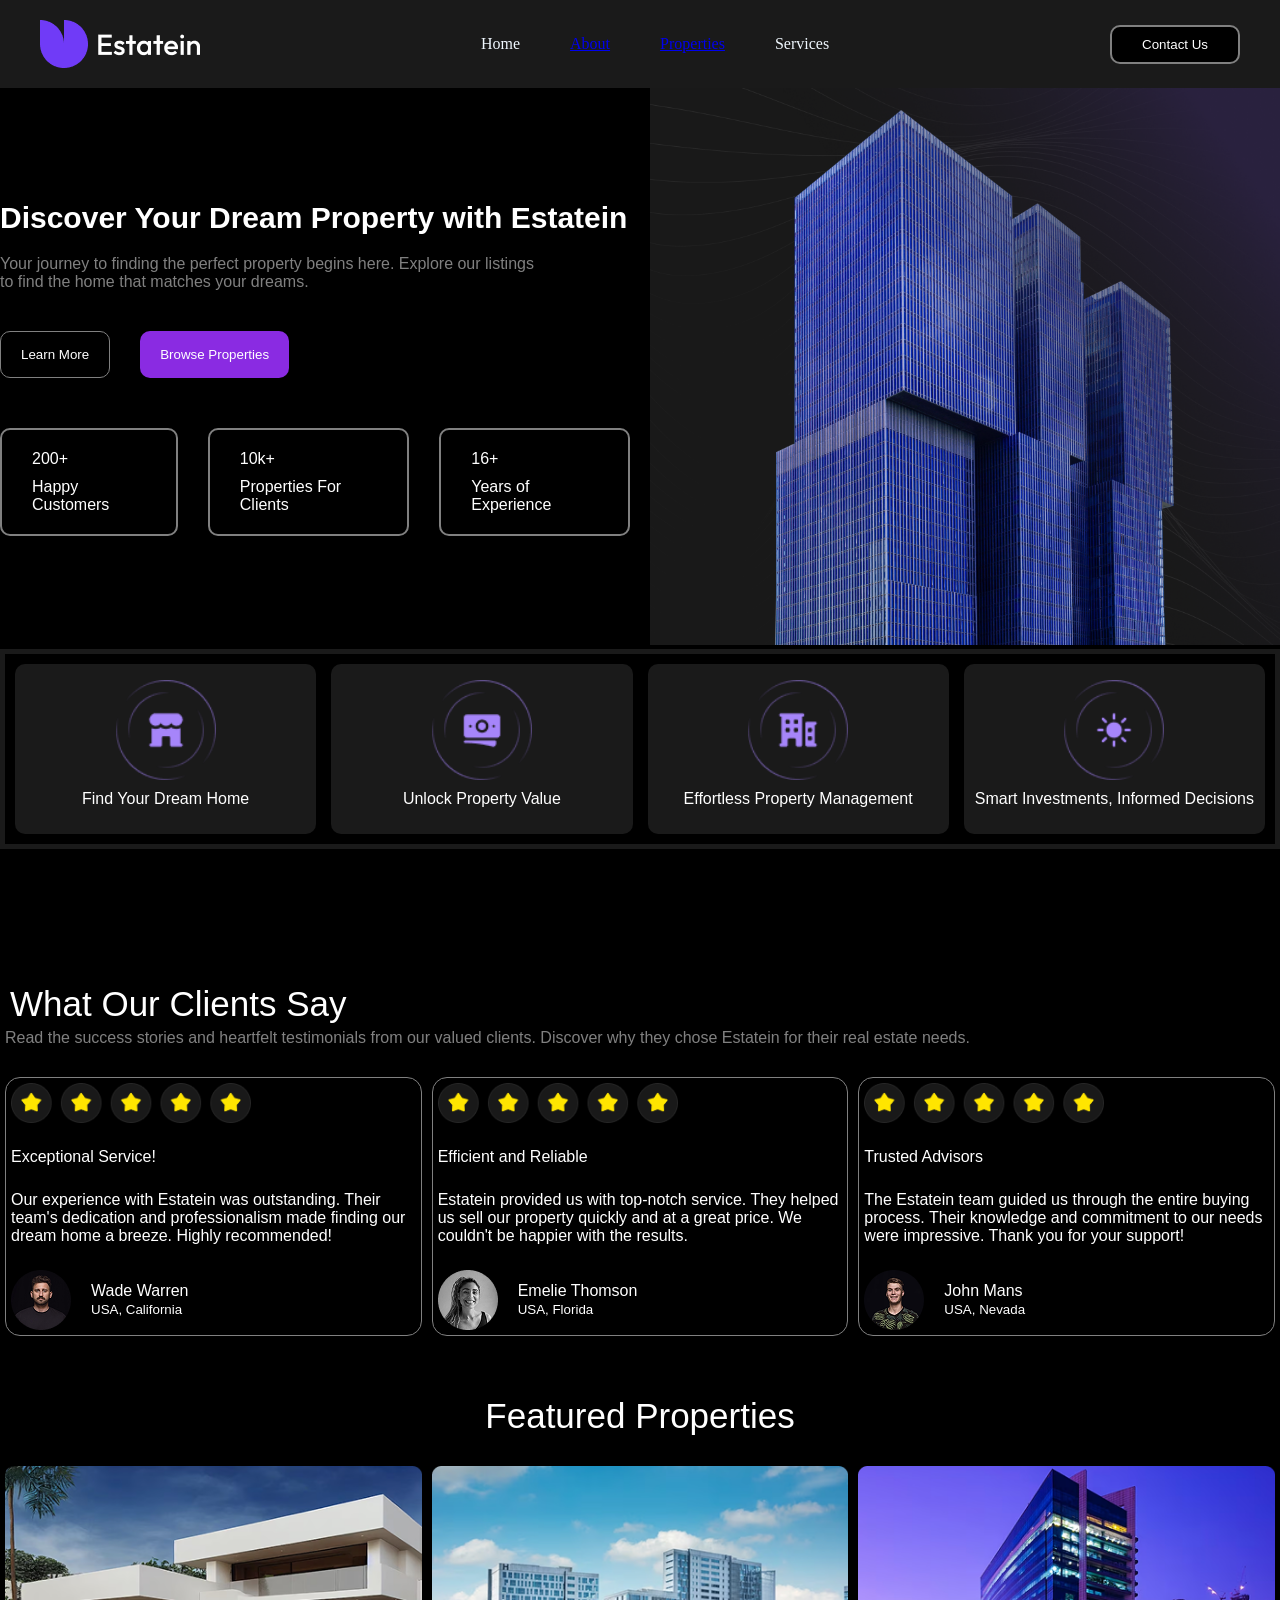
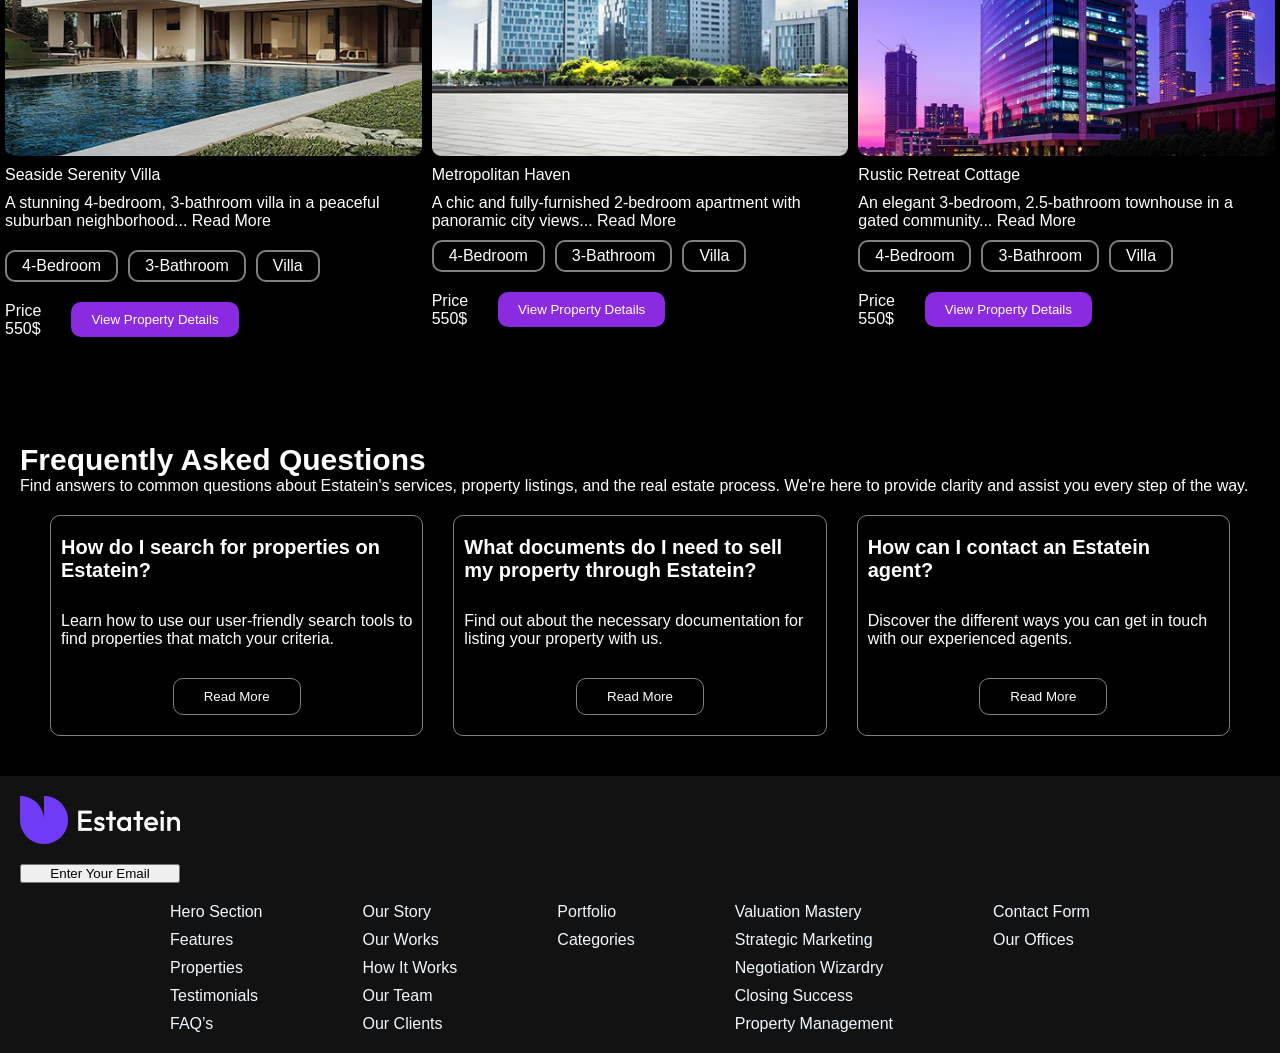
<file: index.html>
<!DOCTYPE html>
<html lang="en">
<head>
    
    <meta charset="UTF-8">
    <meta name="viewport" content="width=device-width, initial-scale=1.0">
    <title>Document</title>
    <link rel="stylesheet" href="/style.css">
</head>
<body>
    <header>
        <img src="/assest/Logo (8).png" alt="img">
        <ul>
            <li>Home</li>
            <li><a href="/about.html">About</a></li>
            <li><a href="/property.html">Properties</a></li>
            <li>Services</li>
        </ul>
        <button class="btncontact">Contact Us</button>
    </header>
    <div class="container">
        <div class="discover">
            <div class="rightdiscover">
                <h2>Discover Your Dream Property with Estatein</h2>
                <p class="discp">Your journey to finding the perfect property begins here. Explore our listings <br>to find the home that matches your dreams.</p>
                <div class="btnsdiscover">
                    <button class="btndiscover1">Learn More</button>
                    <button class="btndiscover2">Browse Properties</button>
                </div>
                <div class="discoverboxlar">
                    <div class="discoverbox">
                        <p class="boxnum">200+</p>
                        <p class="disboxtext">Happy Customers</p>
                    </div>
                    <div class="discoverbox">
                        <p class="boxnum">10k+</p>
                        <p class="disboxtext">Properties For Clients</p>
                    </div>
                    <div class="discoverbox">
                        <p class="boxnum">16+</p>
                        <p class="disboxtext">Years of Experience</p>
                    </div>
                </div>
            </div>
            <div class="leftdiscover">
                <img src="/assest/1img.png" alt="img" class="leftdiscover">
            </div>
        </div>
        <div class="iconboxlar">
            <div class="iconbox">
                <img src="/assest/icon1.png" alt="img" class="icon">
                <p>Find Your Dream Home</p>
            </div>
            <div class="iconbox">
                <img src="/assest/icon2.png" alt="img" class="icon">
                <p>Unlock Property Value</p>
            </div>
            <div class="iconbox">
                <img src="/assest/icon3.png" alt="img" class="icon">
                <p>Effortless Property Management</p>
            </div>
            <div class="iconbox">
                <img src="/assest/icon4.png" alt="img" class="icon">
                <p>Smart Investments, Informed Decisions</p>
            </div>
        </div>

        <div class="ourclients">
            <div class="ourclientssay">
                <p class="clientsay">What Our Clients Say</p>
                <p class="clientstext">Read the success stories and heartfelt testimonials from our valued clients. Discover why they chose Estatein for their real estate needs.</p>
            </div>
            <div class="stars">
                <div class="vote">
                    <img src="/assest/stars.png" alt="img" class="yulduz">
                    <p>Exceptional Service!</p>
                    <p>Our experience with Estatein was outstanding. Their team's dedication and professionalism made finding our dream home a breeze. Highly recommended!</p>
                    <div class="human">
                        <img src="/assest/human2.png" alt="img">
                        <p>Wade Warren <br><small>USA, California</small></p>
                    </div>
                </div>
                <div class="vote">
                    <img src="/assest/stars.png" alt="img" class="yulduz">
                    <p>Efficient and Reliable</p>
                    <p>Estatein provided us with top-notch service. They helped us sell our property quickly and at a great price. We couldn't be happier with the results.</p>
                    <div class="human">
                        <img src="/assest/human1.png" alt="img">
                        <p>Emelie Thomson <br><small>USA, Florida</small></p>
                    </div>
                </div>
                <div class="vote">
                    <img src="/assest/stars.png" alt="img" class="yulduz">
                    <p>Trusted Advisors</p>
                    <p>The Estatein team guided us through the entire buying process. Their knowledge and commitment to our needs were impressive. Thank you for your   support!</p>
                    <div class="human">
                        <img src="/assest/human.png" alt="img">
                        <p>John Mans <br><small>USA, Nevada</small></p>
                    </div>
                </div>
            </div>
        </div>
        <div class="house">
            <div class="housetop"><p>Featured Properties</p></div>
            <div class="housebuttom">
                <div class="houseboxlar">
                    <div class="housebox">
                        <img src="/assest/house1.png" alt="img" class="houseimg">
                        <p>Seaside Serenity Villa</p>
                        <p>A stunning 4-bedroom, 3-bathroom villa in a peaceful suburban neighborhood... Read More</p>
                        <p></p>
                        <div class="x3box">
                            <p class="bed">4-Bedroom</p>
                            <p class="bed">3-Bathroom</p>
                            <p class="bed">Villa</p>
                        </div>
                        <div class="price">
                            <div class="priceleft">
                                <p>Price</p>
                                <p>550$</p>
                            </div>
                            <div class="priceright">
                                <button class="pricebtn">View Property Details</button>
                            </div>
                        </div>
                    </div>
                    <div class="housebox">
                        <img src="/assest/house2.png" alt="img" class="houseimg">
                        <p>Metropolitan Haven</p>
                        <p>A chic and fully-furnished 2-bedroom apartment with panoramic city views... Read More</p>
                        <div class="x3box">
                            <p class="bed">4-Bedroom</p>
                            <p class="bed">3-Bathroom</p>
                            <p class="bed">Villa</p>
                        </div>
                        <div class="price">
                            <div class="priceleft">
                                <p>Price</p>
                                <p>550$</p>
                            </div>
                            <div class="priceright">
                                <button class="pricebtn">View Property Details</button>
                            </div>
                        </div>
                    </div>
                    <div class="housebox">
                        <img src="/assest/house3.png" alt="img" class="houseimg">
                        <p>Rustic Retreat Cottage</p>
                        <p>An elegant 3-bedroom, 2.5-bathroom townhouse in a gated community... Read More</p>
                        <div class="x3box">
                            <p class="bed">4-Bedroom</p>
                            <p class="bed">3-Bathroom</p>
                            <p class="bed">Villa</p>
                        </div>
                        <div class="price">
                            <div class="priceleft">
                                <p>Price</p>
                                <p>550$</p>
                            </div>
                            <div class="priceright">
                                <button class="pricebtn">View Property Details</button>
                            </div>
                        </div>
                    </div>
                </div>
            </div>
        </div>
        <div class="questions">
            <div class="questiontop">
                <p class="questiontopmain">Frequently Asked Questions</p>
                <p>Find answers to common questions about Estatein's services, property listings, and the real estate process. We're here to provide clarity and assist you every step of the way.</p>
            </div>
            <div class="questionbutom">
                <div class="questionboxlar">
                    <div class="questionbox">
                        <p class="questionmain">How do I search for properties on Estatein?</p>
                        <p>Learn how to use our user-friendly search tools to find properties that match your criteria.</p>
                        <button class="questionbtn">Read More</button>
                    </div>
                    <div class="questionbox">
                        <p  class="questionmain">What documents do I need to sell my property through Estatein?</p>
                        <p>Find out about the necessary documentation for listing your property with us.</p>
                        <button class="questionbtn">Read More</button>
                    </div>
                    <div class="questionbox">
                        <p  class="questionmain">How can I contact an Estatein agent?</p>
                        <p>Discover the different ways you can get in touch with our experienced agents.</p>
                        <button class="questionbtn">Read More</button>
                    </div>
                </div>
            </div>
        </div>
        <div class="lasthome">
            <div class="lasthomeleft">
                <img src="/assest/Logo (8).png" alt="img">
                <button>Enter Your Email</button>
            </div>
            <div class="lasthomeright">
                <ul>
                    <li>Hero Section</li>
                    <li>Features</li>
                    <li>Properties</li>
                    <li>Testimonials</li>
                    <li>FAQ’s</li>
                </ul>
                <ul>
                    <li>Our Story</li>
                    <li>Our Works</li>
                    <li>How It Works</li>
                    <li>Our Team</li>
                    <li>Our Clients</li>
                </ul>
                <ul>
                    <li>Portfolio</li>
                    <li>Categories</li>
                </ul>
                <ul>
                    <li>Valuation Mastery</li>
                    <li>Strategic Marketing</li>
                    <li>Negotiation Wizardry</li>
                    <li>Closing Success</li>
                    <li>Property Management</li>
                </ul>
                <ul>
                    <li>Contact Form</li>
                    <li>Our Offices</li>
                </ul>
            </div>
        </div>
    </div>
</body>
</html>
</file>
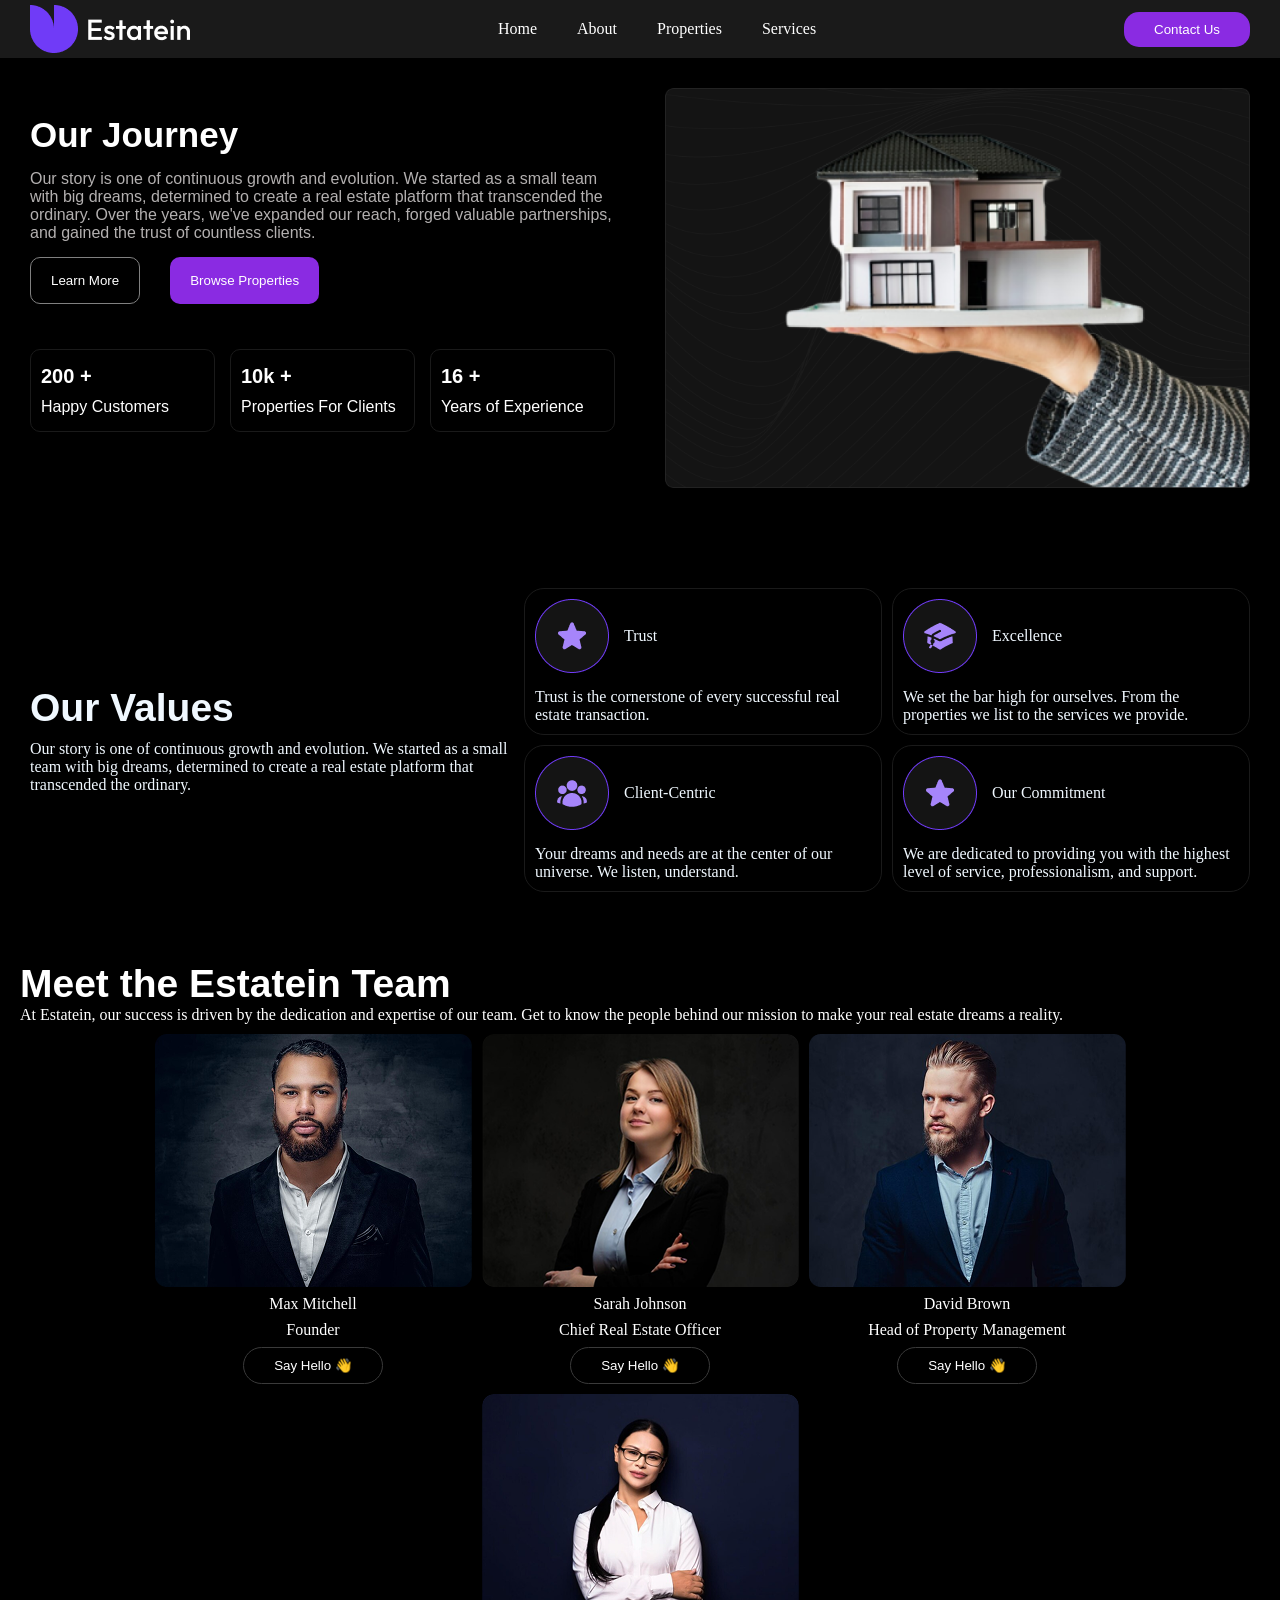
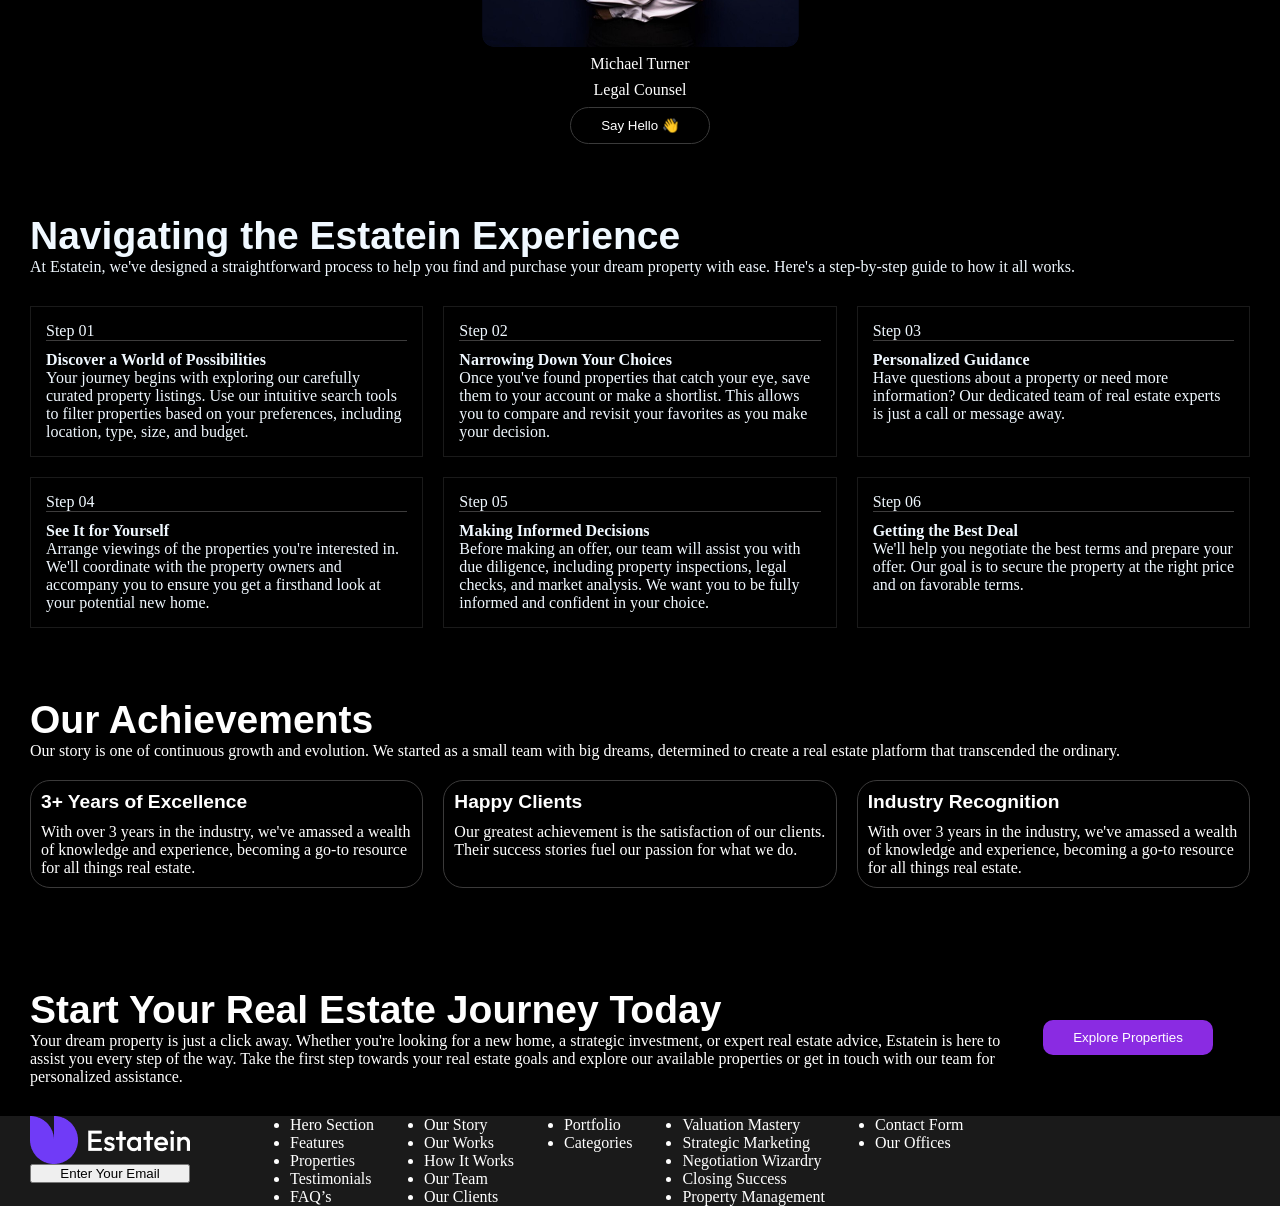
<file: about.html>
<!DOCTYPE html>
<html lang="en">
<head>
    <meta charset="UTF-8">
    <meta name="viewport" content="width=device-width, initial-scale=1.0">
    <title>Document</title>
    <link rel="stylesheet" href="/about.css">
</head>
<body>
    <header>
        <img src="/assest/Logo (8).png" alt="img">
        <ul>
            <li>Home</li>
            <li>About</li>
            <li>Properties</li>
            <li>Services</li>
        </ul>
        <button class="btncontact">Contact Us</button>
    </header>
    <div class="container">
        <div class="journey">
            <div class="rightjourney">
                <h2>Our Journey</h2>
                <p class="discp">Our story is one of continuous growth and evolution. We started as a small team with big dreams, determined to create a real estate platform that transcended the ordinary. Over the years, we've expanded our reach, forged valuable partnerships, and gained the trust of countless clients.</p>
                <div class="btnsdiscover">
                    <button class="btndiscover1">Learn More</button>
                    <button class="btndiscover2">Browse Properties</button>
                </div>
                <div class="discoverboxlar">
                    <div class="discoverbox">
                        <p class="boxnum">200 +</p>
                        <p class="disboxtext">Happy Customers</p>
                    </div>
                    <div class="discoverbox">
                        <p class="boxnum">10k +</p>
                        <p class="disboxtext">Properties For Clients</p>
                    </div>
                    <div class="discoverbox">
                        <p class="boxnum">16 +</p>
                        <p class="disboxtext">Years of Experience</p>
                    </div>
                </div>
            </div>
            <div class="leftjourney">
                <img src="/assest/about1.png" alt="img" class="journeyimg">
            </div>
        </div>

        <div class="values">
            <div class="valleft">
                <h3>Our Values</h3>
                <p>Our story is one of continuous growth and evolution. We started as a small team with big dreams, determined to create a real estate platform that transcended the ordinary.</p>
            </div>
            <div class="valright">
                <div class="valbox">
                    <div class="valicons">
                        <img src="/assest/about2.png" alt="img" class="valicon">
                        <p>Trust</p>
                    </div>
                    <p>Trust is the cornerstone of every successful real estate transaction.</p>
                </div>
                <div class="valbox">
                    <div class="valicons">
                        <img src="/assest/about3.png" alt="img" class="valicon">
                        <p>Excellence</p>
                    </div>
                    <p>We set the bar high for ourselves. From the properties we list to the services we provide.</p>
                </div>
                <div class="valbox">
                    <div class="valicons">
                        <img src="/assest/about4.png" alt="img" class="valicon">
                        <p>Client-Centric</p>
                    </div>
                    <p>Your dreams and needs are at the center of our universe. We listen, understand.</p>
                </div>
                <div class="valbox">
                    <div class="valicons">
                        <img src="/assest/about5.png" alt="img" class="valicon">
                        <p>Our Commitment</p>
                    </div>
                    <p>We are dedicated to providing you with the highest level of service, professionalism, and support.</p>
                </div>
            </div>
        </div>
        <div class="meet">
            <div class="meettop">
                <h3>Meet the Estatein Team</h3>
                <p>At Estatein, our success is driven by the dedication and expertise of our team. Get to know the people behind our mission to make your real estate dreams a reality.</p>
            </div>
            <div class="meetimgs">
                <div class="person">
                    <img src="/assest/about6.png" alt="img">
                    <p>Max Mitchell</p>
                    <p class="smallp">Founder</p>
                    <button class="personbtn">Say Hello 👋</button>
                </div>
                <div class="person">
                    <img src="/assest/about7.png" alt="img">
                    <p>Sarah Johnson</p>
                    <p class="smallp">Chief Real Estate Officer</p>
                    <button class="personbtn">Say Hello 👋</button>
                </div>
                <div class="person">
                    <img src="/assest/about8.png" alt="img">
                    <p>David Brown</p>
                    <p class="smallp">Head of Property Management</p>
                    <button class="personbtn">Say Hello 👋</button>
                </div>
                <div class="person">
                    <img src="/assest/about9.png" alt="img">
                    <p>Michael Turner</p>
                    <p class="smallp">Legal Counsel</p>
                    <button class="personbtn">Say Hello 👋</button>
                </div>
            </div>
        </div>
        <div class="navigate">
            <div class="navigtop">
                <h3>Navigating the Estatein Experience</h3>
                <p>At Estatein, we've designed a straightforward process to help you find and purchase your dream property with ease. Here's a step-by-step guide to how it all works.</p>
            </div>
            <div class="navigbuttom">

                <div class="step">
                    <div class="steptop"><p>Step 01</p></div>
                    <div class="stepbuttom">
                        <h4>Discover a World of Possibilities</h4>
                        <p>Your journey begins with exploring our carefully curated property listings. Use our intuitive search tools to filter properties based on your preferences, including location, type, size, and budget.</p>
                    </div>
                </div>
                <div class="step">
                    <div class="steptop"><p>Step 02</p></div>
                    <div class="stepbuttom">
                        <h4>Narrowing Down Your Choices</h4>
                        <p>Once you've found properties that catch your eye, save them to your account or make a shortlist. This allows you to compare and revisit your favorites as you make your decision.</p>
                    </div>
                </div>
                <div class="step">
                    <div class="steptop"><p>Step 03</p></div>
                    <div class="stepbuttom">
                        <h4>Personalized Guidance</h4>
                        <p>Have questions about a property or need more information? Our dedicated team of real estate experts is just a call or message away.</p>
                    </div>
                </div>
                <div class="step">
                    <div class="steptop"><p>Step 04</p></div>
                    <div class="stepbuttom">
                        <h4>See It for Yourself</h4>
                        <p>Arrange viewings of the properties you're interested in. We'll coordinate with the property owners and accompany you to ensure you get a firsthand look at your potential new home.</p>
                    </div>
                </div>
                <div class="step">
                    <div class="steptop"><p>Step 05</p></div>
                    <div class="stepbuttom">
                        <h4>Making Informed Decisions</h4>
                        <p>Before making an offer, our team will assist you with due diligence, including property inspections, legal checks, and market analysis. We want you to be fully informed and confident in your choice.</p>
                    </div>
                </div>
                <div class="step">
                    <div class="steptop"><p>Step 06</p></div>
                    <div class="stepbuttom">
                        <h4>Getting the Best Deal</h4>
                        <p>We'll help you negotiate the best terms and prepare your offer. Our goal is to secure the property at the right price and on favorable terms.</p>
                    </div>
                </div>
            </div>
        </div>
        <div class="achievements">
            <div class="achiev-a">
                <h3>Our Achievements</h3>
                <p>Our story is one of continuous growth and evolution. We started as a small team with big dreams, determined to create a real estate platform that transcended the ordinary.</p>
            </div>
            <div class="achiev-b">
                <div class="achivbox">
                    <p class="bold">3+ Years of Excellence</p>
                    <p>With over 3 years in the industry, we've amassed a wealth of knowledge and experience, becoming a go-to resource for all things real estate.</p>
                </div>
                <div class="achivbox">
                    <p class="bold">Happy Clients</p>
                    <p>Our greatest achievement is the satisfaction of our clients. Their success stories fuel our passion for what we do.</p>
                </div>
                <div class="achivbox">
                    <p class="bold">Industry Recognition</p>
                    <p>With over 3 years in the industry, we've amassed a wealth of knowledge and experience, becoming a go-to resource for all things real estate.</p>
                </div>
            </div>
        </div>
        <div class="start">
            <div class="start-a">
                <h3>Start Your Real Estate Journey Today</h3>
                <p>Your dream property is just a click away. Whether you're looking for a new home, a strategic investment, or expert real estate advice, Estatein is here to assist you every step of the way. Take the first step towards your real estate goals and explore our available properties or get in touch with our team for personalized assistance.</p>
            </div>
            <div class="start-b"><button class="startbtn">Explore Properties</button></div>
        </div>
        <footer>
            <div class="lasthomeleft">
                <img src="/assest/Logo (8).png" alt="img">
                <button>Enter Your Email</button>
            </div>
            <div class="lasthomeright">
                <ul>
                    <li>Hero Section</li>
                    <li>Features</li>
                    <li>Properties</li>
                    <li>Testimonials</li>
                    <li>FAQ’s</li>
                </ul>
                <ul>
                    <li>Our Story</li>
                    <li>Our Works</li>
                    <li>How It Works</li>
                    <li>Our Team</li>
                    <li>Our Clients</li>
                </ul>
                <ul>
                    <li>Portfolio</li>
                    <li>Categories</li>
                </ul>
                <ul>
                    <li>Valuation Mastery</li>
                    <li>Strategic Marketing</li>
                    <li>Negotiation Wizardry</li>
                    <li>Closing Success</li>
                    <li>Property Management</li>
                </ul>
                <ul>
                    <li>Contact Form</li>
                    <li>Our Offices</li>
                </ul>
            </div>
        </footer>
    </div>

</body>
</html>
</file>
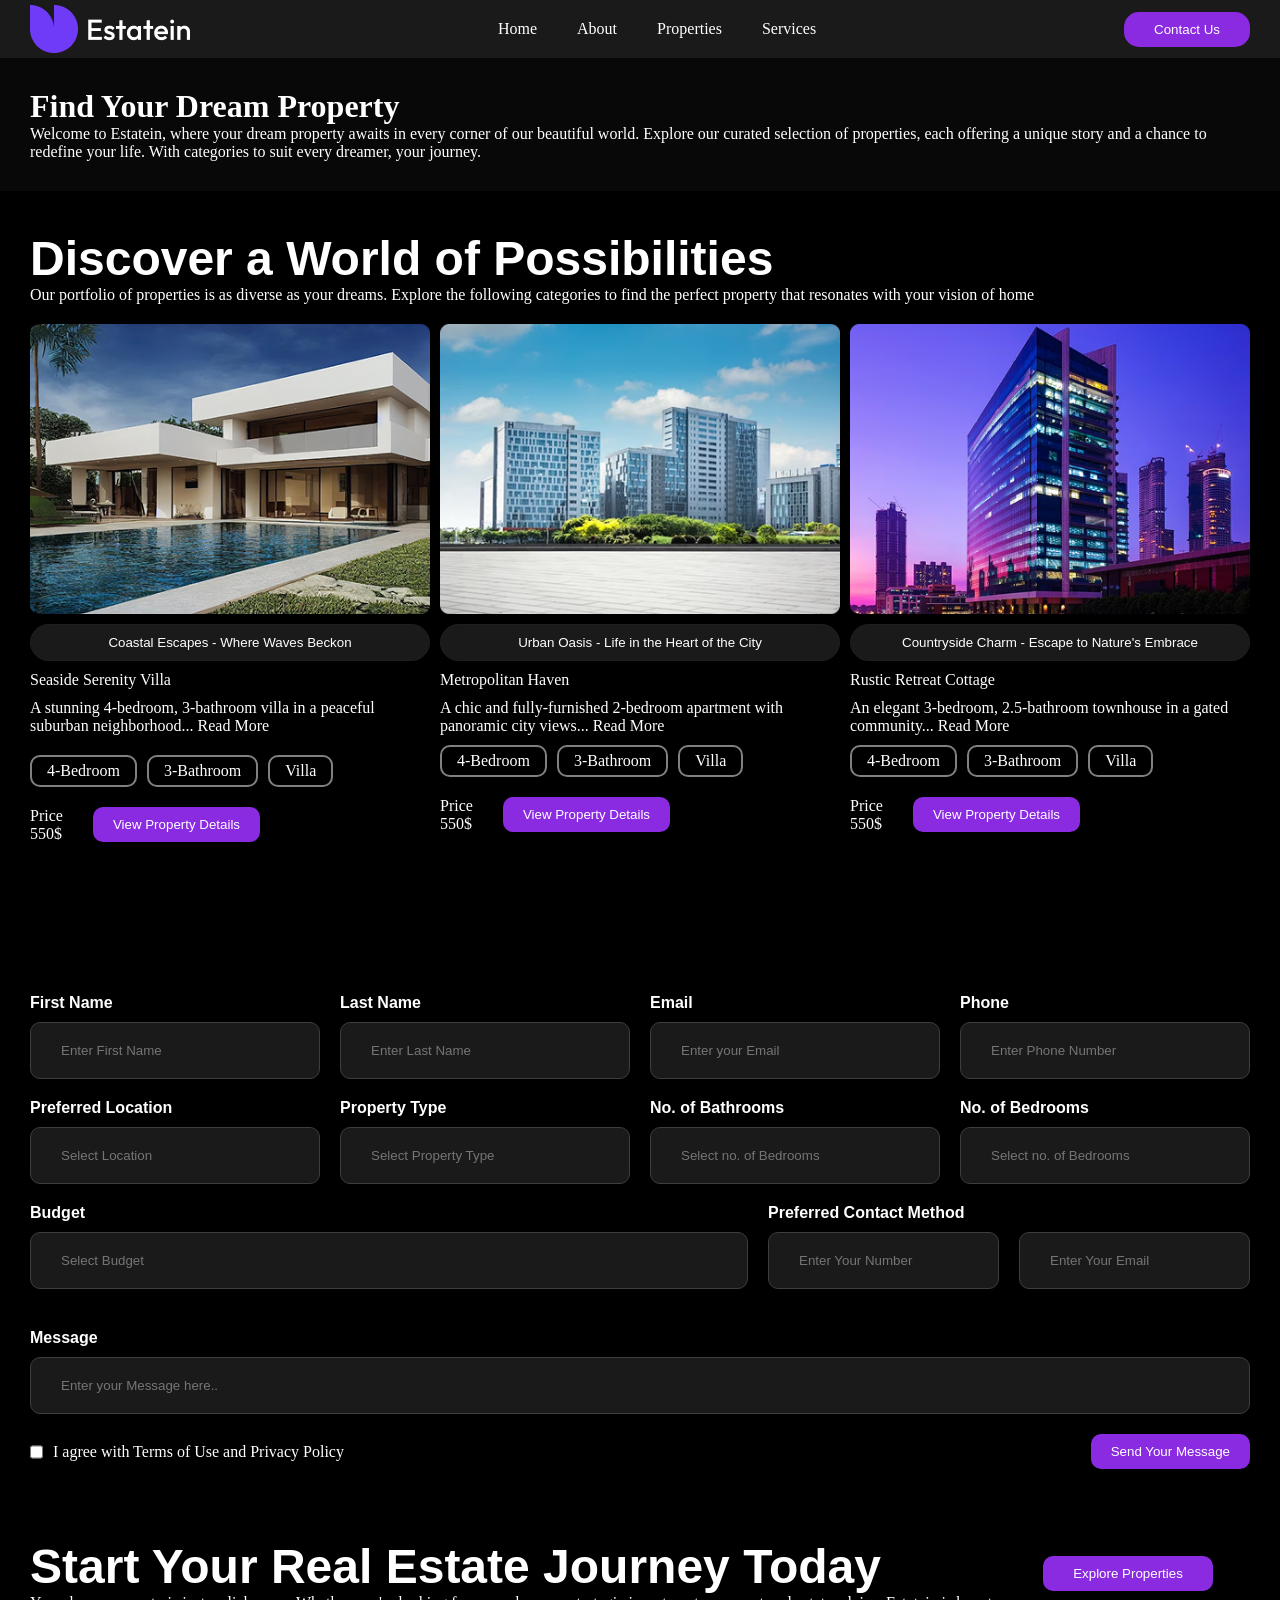
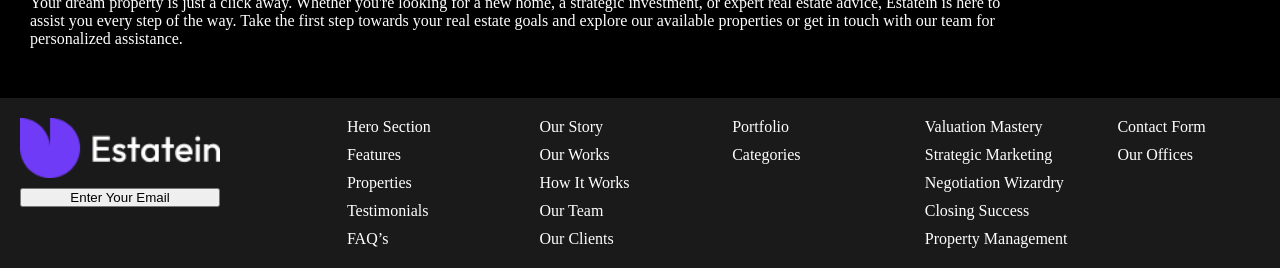
<file: property.html>
<!DOCTYPE html>
<html lang="en">
<head>
    <meta charset="UTF-8">
    <meta name="viewport" content="width=device-width, initial-scale=1.0">
    <title>Document</title>
    <link rel="stylesheet" href="/property.css">
</head>
<body>
    <div class="container">
        <header>
        <img src="/assest/Logo (8).png" alt="img">
          <ul>
             <li>Home</li>
             <li>About</li>
             <li>Properties</li>
             <li>Services</li>
          </ul>
          <button class="btncontact">Contact Us</button>
        </header>
        <div class="property">
            <h1>Find Your Dream Property</h1>
            <p>Welcome to Estatein, where your dream property awaits in every corner of our beautiful world. Explore our curated selection of properties, each offering a unique story and a chance to redefine your life. With categories to suit every dreamer, your journey.</p>
        </div>
        <div class="possibility">
            <h2>Discover a World of Possibilities</h2>
            <p>Our portfolio of properties is as diverse as your dreams. Explore the following categories to find the perfect property that resonates with your vision of home</p>
        </div>
        <div class="house">
    
            <div class="housebuttom">
                <div class="houseboxlar">
                    <div class="housebox">
                        <img src="/assest/house1.png" alt="img" class="houseimg">
                        <button class="houseimgs">Coastal Escapes - Where Waves Beckon</button>
                        <p>Seaside Serenity Villa</p>
                        <p>A stunning 4-bedroom, 3-bathroom villa in a peaceful suburban neighborhood... Read More</p>
                        <p></p>
                        <div class="x3box">
                            <p class="bed">4-Bedroom</p>
                            <p class="bed">3-Bathroom</p>
                            <p class="bed">Villa</p>
                        </div>
                        <div class="price">
                            <div class="priceleft">
                                <p>Price</p>
                                <p>550$</p>
                            </div>
                            <div class="priceright">
                                <button class="pricebtn">View Property Details</button>
                            </div>
                        </div>
                    </div>
                    <div class="housebox">
                        <img src="/assest/house2.png" alt="img" class="houseimg">
                        <button class="houseimgs">Urban Oasis - Life in the Heart of the City</button>
                        <p>Metropolitan Haven</p>
                        <p>A chic and fully-furnished 2-bedroom apartment with panoramic city views... Read More</p>
                        <div class="x3box">
                            <p class="bed">4-Bedroom</p>
                            <p class="bed">3-Bathroom</p>
                            <p class="bed">Villa</p>
                        </div>
                        <div class="price">
                            <div class="priceleft">
                                <p>Price</p>
                                <p>550$</p>
                            </div>
                            <div class="priceright">
                                <button class="pricebtn">View Property Details</button>
                            </div>
                        </div>
                    </div>
                    <div class="housebox">
                        <img src="/assest/house3.png" alt="img" class="houseimg">
                        <button class="houseimgs">Countryside Charm - Escape to Nature's Embrace</button>
                        <p>Rustic Retreat Cottage</p>
                        <p>An elegant 3-bedroom, 2.5-bathroom townhouse in a gated community... Read More</p>
                        <div class="x3box">
                            <p class="bed">4-Bedroom</p>
                            <p class="bed">3-Bathroom</p>
                            <p class="bed">Villa</p>
                        </div>
                        <div class="price">
                            <div class="priceleft">
                                <p>Price</p>
                                <p>550$</p>
                            </div>
                            <div class="priceright">
                                <button class="pricebtn">View Property Details</button>
                            </div>
                        </div>
                    </div>
                </div>
            </div>
        </div>
        <div class="happen">
            <div class="happentop">
                <h2>Let's Make it Happen</h2>
                <p>Ready to take the first step toward your dream property? Fill out the form below, and our real estate wizards will work their magic to find your perfect match. Don't wait; let's embark on this exciting journey together.</p>
            </div>
            <div class="happenbuttom">
                <div class="input">
                    <p>First Name</p>
                    <input type="text" placeholder="Enter First Name">
                </div>
                <div class="input">
                    <p>Last Name</p>
                    <input type="text" placeholder="Enter Last Name">
                </div>
                <div class="input">
                    <p>Email</p>
                    <input type="text" placeholder="Enter your Email">
                </div>
                <div class="input">
                    <p>Phone</p>
                    <input type="text" placeholder="Enter Phone Number">
                </div>
                <div class="input">
                    <p>Preferred Location</p>
                    <input type="text" placeholder="Select Location">
                </div>
                <div class="input">
                    <p>Property Type</p>
                    <input type="text" placeholder="Select Property Type">
                </div>
                <div class="input">
                    <p>No. of Bathrooms</p>
                    <input type="text" placeholder="Select no. of Bedrooms">
                </div>
                <div class="input">
                    <p>No. of Bedrooms</p>
                    <input type="text" placeholder="Select no. of Bedrooms">
                </div>
            </div>
            <div class="happenbuttom2">
                <div class="input">
                    <p>Budget</p>
                    <input type="text" placeholder="Select Budget">
                </div>
                <div class="input">
                    <p>Preferred Contact Method</p>
                    <div class="input2">
                        <input type="text" placeholder="Enter Your Number">
                        <input type="text" placeholder="Enter Your Email">
                    </div>
                </div>

            </div>
            <div class="happenbuttom3">
                <div class="input">
                    <p>Message</p>
                    <input type="text" placeholder="Enter your Message here..">
                </div>
            </div>

            <div class="happenfoot">
                <div class="happenfoottop">
                    <input type="checkbox" class="checkbox">
                    <p>I agree with Terms of Use and Privacy Policy</p>
                </div>
                <div class="happenfootbuttom">
                    <button class="pricebtn">Send Your Message</button>
                </div>
            </div>
        </div>
        <div class="start">
            <div class="start-a">
                <h2>Start Your Real Estate Journey Today</h3>
                <p>Your dream property is just a click away. Whether you're looking for a new home, a strategic investment, or expert real estate advice, Estatein is here to assist you every step of the way. Take the first step towards your real estate goals and explore our available properties or get in touch with our team for personalized assistance.</p>
            </div>
            <div class="start-b"><button class="startbtn">Explore Properties</button></div>
        </div>
        <footer>
            <div class="leftfoot">
                <img src="/assest/Logo (8).png" alt="img">
                <button>Enter Your Email</button>
            </div>
            <div class="rightfoot">
                <ul>
                    <li>Hero Section</li>
                    <li>Features</li>
                    <li>Properties</li>
                    <li>Testimonials</li>
                    <li>FAQ’s</li>
                </ul>
                <ul>
                    <li>Our Story</li>
                    <li>Our Works</li>
                    <li>How It Works</li>
                    <li>Our Team</li>
                    <li>Our Clients</li>
                </ul>
                <ul>
                    <li>Portfolio</li>
                    <li>Categories</li>
                </ul>
                <ul>
                    <li>Valuation Mastery</li>
                    <li>Strategic Marketing</li>
                    <li>Negotiation Wizardry</li>
                    <li>Closing Success</li>
                    <li>Property Management</li>
                </ul>
                <ul>
                    <li>Contact Form</li>
                    <li>Our Offices</li>
                </ul>
            </div>
        </footer>
    </div>
</body>
</html>
</file>
<file: style.css>
*{
    padding: 0;
    margin: 0;
    box-sizing: border-box;
}

header{
    background-color: #1A1A1A;
    display: flex;
    align-items: center;
    justify-content: space-between;
    padding: 20px 40px;
}

.container{
    background-color: black;
    font-family: sans-serif;
}

ul{
    display: flex;
    color: aliceblue;
    gap: 50px;
    list-style: none;
}

.btncontact{
    border: 2px solid gray;
    background-color: black;
    color: white;
    padding: 10px 30px;
    border-radius: 10px;
}

.discover{
    display: flex;
    gap: 20px;
    
}

.leftdiscover{
    width: 700px;
    height: auto;
}

.rightdiscover{
    width: 600px;
    display: flex;
    flex-direction: column;
    gap: 20px;
    justify-content: center;
    /* background-color: aqua; */
}

@media (max-width:1520px) {
    .rightdiscover{
        width: 100%;
        height: auto;
    }


    .leftdiscover{
        width: 100%;
        height: auto;
    }

    .discover{
        width: 100%;
        height: auto;
        display: flex;
        /* flex-direction: column; */
        justify-content: center;
    }
    
}

@media (max-width:775px) {
    .rightdiscover{
        width: 100%;
        height: auto;
    }


    .leftdiscover{
        width: 100%;
        height: 500px;
    }

    .discover{
        width: 100%;
        height: auto;
        display: flex;
        /* flex-direction: column; */
        padding-left: 10px;
    }
    
    header{
        display: flex;
        flex-direction: column 
    }
}
/* p */

@media (max-width:900px) {
    .discover{
        width: 100%;
        height: auto;
        display: flex;
        flex-direction: column;
        padding-left: 10px;
    }

}
@media (max-width:1000px) {
    .rightdiscover{
        width: 100%;
        height: auto;
    }

    .leftdiscover{
        width: 100%;
        height: auto;
    }

    .discover{
        width: 100%;
        height: auto;
        display: flex;
        flex-direction: column;
        padding: 10px;

    }
    
    header{
        width: 100%;
        height: auto;
        display: flex;
        gap: 50px;
    }
    
    header{
        width: 100%;
        height: auto;
        display: flex;
        gap: 20px;
    }

}

@media (max-width:550px) {
    .discoverboxlar{
        display: flex;
        flex-direction: column;
    }
    
    header{
        width: 100%;
        height: auto;
        display: flex;
        gap: 50px;
    }
}

@media (max-width:410px) {
    ul{
        display: flex;
        flex-direction: column;
    }
}



.btnsdiscover{
    display: flex;
    gap: 30px;
}

.btndiscover1{
    background-color: black;
    border: 1px solid grey;
    color: white;
    padding: 15px 20px;
    border-radius: 10px;
}

.btndiscover2{
    background-color: blueviolet;
    border: none;
    color: white;
    padding: 15px 20px;
    border-radius: 10px;
}

h2{
    color: white;
    font-size: 30px;
}

.discp{
    color: gray;
    padding-bottom: 20px;
}

.discoverboxlar{
    padding-top: 30px;
    display: flex;
    /* background-color: aqua; */
    gap: 30px;
}
.discoverbox{
    border: 2px solid gray;
    padding: 20px 30px;
    display: flex;
    flex-direction: column;
    gap: 10px;
    border-radius: 10px;
    color: white;
}

/* iconboxlar */

.iconboxlar{
    padding: 10px;
    display: grid;
    grid-template-columns: 1fr 1fr 1fr 1fr;
    grid-template-rows: 170px;
    gap: 15px;
    border: 5px solid #1A1A1A;
}

@media (max-width:1000px) {
    .iconboxlar{
        display: grid;
        grid-template-columns: 1fr 1fr;
        grid-template-rows: repeat(2,170px);

    }
}

@media (max-width:550px) {
    .iconboxlar{
        display: grid;
        grid-template-columns: 1fr;
        grid-template-rows: repeat(4,170px);

    }
}

.iconbox{
    display: flex;
    flex-direction: column;
    align-items: center;
    justify-content: center;
    gap: 10px;
    border-radius: 10px;
    padding-bottom: 10px;
    background-color: #1A1A1A;
    color: white;
    text-align: center;
}

.icon{
    width: 100px;
    height: 100px;
}

.clientsay{
    color: white;
    font-size: 35px;
    padding: 5px;
    padding-top: 80px;
}
.clientstext{
    color: gray;
}

.ourclients{
    padding: 5px;
}

.ourclientssay{
    padding-top: 50px;
    padding-bottom: 30px;
}

.stars{
    display: grid;
    color: white;
    grid-template-columns: 1fr 1fr 1fr;
    gap: 10px;
}

@media (max-width:1200px) {
    .stars{
      display: grid;
      color: white;
      grid-template-columns: 1fr;
      gap: 10px;
    }
}

.vote{
    border: 1px solid grey;
    border-radius: 15px;
    padding: 5px;
    display: flex;
    flex-direction: column;
    gap: 25px;
}

.human{
    display: flex;
    align-items: center;
    gap: 20px;
}
.yulduz{
    height: 40px;   
    width: 240px;
}

.house{
    padding: 5px;
}

.housetop{
    color: white;
    font-size: 35px;
    display: flex;
    justify-content: center;
    padding-top: 50px;
    padding-bottom: 30px;
}


.houseboxlar{
    display: grid;
    grid-template-columns: 1fr 1fr 1fr;
    gap: 10px;
}

.housebox{
    display: flex;
    flex-direction: column;
    gap: 10px;
    color: white;
}

.x3box{
    display: flex;
    gap: 10px;
}

.bed{
    border: 2px solid grey;
    padding: 5px 15px;
    border-radius: 10px;
}

.price{
    padding-top: 10px;
    display: flex;
    gap: 30px;
}
.pricebtn{
    background-color: blueviolet;
    border-radius: 10px;
    padding: 10px 20px;
    border: none;
    color: white;
}

@media (max-width:1400px) {
    .house{
        width: 100%;
        height: auto;
    }
    .housebox{
        width: 100%;
        height: auto;
    }
    .houseimg{
        width: 100%;
        height: 290px;
    }
}

@media (max-width:1220px) {
    .house{
        width: 100%;
        height: auto;
        display: flex;
        flex-direction: column;
    }
    .houseboxlar{
        display: grid;
        grid-template-columns: repeat(2,1fr);
    }
    
}

@media (max-width:860px) {
    .houseboxlar{
        display: grid;
        grid-template-columns: repeat(1,1fr);
    }
    .housebox{
        display: flex;
        justify-content: center;
        align-items: center;
        width: 100%;
    }
    
}

.questiontop{
color: white;
padding: 20px;
}

.questiontopmain{
    font-weight: bold;  
    font-size: 30px;
    padding-top: 80px;
}
.questionbutom{
    color: white;  
    padding-bottom: 40px;
}

.questionboxlar{
    display: grid;
    grid-template-columns: repeat(3,1fr);  
    gap: 30px;
    padding-top: 20px;
    padding: 0 50px;
}

@media (max-width:730px) {
    .questionboxlar{
    display: grid;
    grid-template-columns: repeat(2,1fr);  
}
}

@media (max-width:530px) {
    .questionboxlar{
    display: grid;
    grid-template-columns: repeat(1,1fr);  
}
}

.questionbox{
    border: 1px solid grey;
    padding: 20px 10px;
    border-radius: 10px;
    display: flex;
    flex-direction: column;
    gap: 30px;
    justify-content: center;
    align-items: center;
}

.questionbtn{
    padding: 10px 30px;
    border-radius: 10px;
    border: 1px solid grey;
    background-color: black;
    color: white;
}

.questionmain{
    font-weight: bold;
    font-size: 20px;
}


.lasthome{
    display: flex;
    gap: 20px;
    background-color: #131212;
    padding: 20px;
    flex-wrap: wrap;
}

.lasthomeleft{
    display: flex;
    flex-direction: column;
    gap: 20px;
}

.lasthomeright{
    display: flex;
    gap: 100px;
    padding-left: 150px;
    flex-wrap: wrap;
}

.lasthome ul{
    display: flex;
    flex-direction: column;
    gap: 10px;
}
</file>
<file: about.css>
*{
    margin: 0;
    padding: 0;
    box-sizing: border-box;
}

.container{
    background-color: black;
}
header{
    background-color: #1A1A1A;
    display: flex;
    justify-content: space-between;
    padding: 5px 30px;
    align-items: center;
}

@media (max-width:740px) {
    header{
    display: flex;
    flex-direction: column;
    gap: 20px;
}
}

header>ul{
    list-style: none;
    display: flex;
    gap: 40px;
    color: white;
}

.btncontact{
    padding: 10px 30px;
    border: none;
    color: white;
    background-color: blueviolet;
    border-radius: 15px;
}

.btnsdiscover{
    display: flex;
    gap: 30px;
}

.btndiscover1{
    background-color: black;
    border: 1px solid grey;
    color: white;
    padding: 15px 20px;
    border-radius: 10px;
}

.btndiscover2{
    background-color: blueviolet;
    border: none;
    color: white;
    padding: 15px 20px;
    border-radius: 10px;
}

.journey{
    width: 100%;
    display: grid;
    grid-template-columns: 1fr 1fr;
    padding: 30px;
    align-items: center;
    color: white;
    background-color: black;
    font-family: sans-serif;
    gap: 50px;
    padding-bottom: 100px;
}

@media (max-width:1000px) {
    .journey{
        display: flex;
        flex-direction: column;
    }
}

.leftjourney{
    width: 100%;
    display: flex;
    align-items: center;
    justify-content: center;
}

.rightjourney{
    width: 100%;
    display: flex;
    flex-direction: column;
    gap: 15px;
}

.journeyimg{
    width: 100%;
    height: 400px;
}

@media (max-width:1000px) {
    .journeyimg{
      width: 90%;
      height: 500px;
    }
}

@media (max-width:600px) {
    .journeyimg{
      width: 100%;
      height: 400px;
    }
}

@media (max-width:450px) {
    .journeyimg{
      width: 100%;
      height: 300px;
    }
}


h2{
    font-size: 35px;
    font-family: sans-serif;
    color: white;
}

.discp{
    color: rgb(179, 176, 176);
}

.discoverboxlar{
    display: grid;
    grid-template-columns: repeat(3,1fr);
    padding: 30px 0;
    gap: 15px;
}

.discoverbox{
    border: #1A1A1A solid 1px;
    display: flex;
    flex-direction: column;
    gap: 10px;
    padding: 15px 10px;
    border-radius: 10px;
    /* background-color: #1A1A1A; */
}

.boxnum{
    font-weight: bold;
    font-size: 20px;
}

.values{
    color: aliceblue;
    display: grid;
    grid-template-columns: 1fr 1.5fr;
    gap: 10px;
    padding: 0 30px;
}

.valleft{
    display: flex;
    flex-direction: column;
    justify-content: center;
    gap: 10px;
}
.valright{
    display: grid;
    grid-template-columns: repeat(2,1fr);
    gap: 10px;
}   

.valicons{
    display: flex;
    align-items: center;
    gap: 15px;  
}

.valbox{
    border: 1px solid #1A1A1A;
    padding: 10px;  
    border-radius: 20px;  
    display: flex;
    flex-direction: column;
    gap: 15px;      
}

h3{
    font-size: 39px;
    font-family: sans-serif;
}

@media (max-width:550px) {
    .values{
     display: grid;
     grid-template-columns: 1fr;
    }
    .valright{
      display: grid;
      grid-template-columns: repeat(1,1fr);

    }   
}

.meet{
    display: flex;
    flex-direction: column;
    color: white;
    gap: 10px;
    padding: 70px 20px;
}

.meetimgs{
    width: 100%;
    width: auto;
    display: flex;
    gap: 10px;
    flex-wrap: wrap;    
    align-items: center;
    justify-content: center;
}

.person{
    display: flex;
    flex-direction: column;
    align-items: center;
    gap: 8px;
}
.personbtn{
    padding: 10px 30px;
    border-radius: 20px;
    background-color: black;
    color: white;
    border: 1px solid #3a3a3a;
}

.navigate{
    color: aliceblue;
    padding: 0 30px;    
}

.navigbuttom{
    padding-top: 30px;
    display: grid;
    grid-template-columns: repeat(3,1fr);
    gap: 20px;
}

.step{
    border: #1A1A1A solid 1px;
    padding: 15px;
    display: flex;
    flex-direction: column;
    gap: 10px;
    
}

.steptop{
    border-bottom: #3d3c3c 1px solid;
}

@media (max-width:670px) {
    .navigbuttom{
    padding-top: 30px;
    display: grid;
    grid-template-columns: repeat(2,1fr);
    gap: 20px;
    }
}

@media (max-width:470px) {
    .navigbuttom{
    padding-top: 30px;
    display: grid;
    grid-template-columns: repeat(1,1fr);
    gap: 20px;
    }
}

.achievements{
    padding: 70px 30px;
    color: white;
    display: flex;
    flex-direction: column;
    gap: 20px;
}

.achiev-b{
    display: grid;
    grid-template-columns: 1fr 1fr 1fr;
    gap: 20px;
}

.achivbox{
    border: #3b3a3a solid 1px;
    border-radius: 20px;
    padding: 10px;
    display: flex;
    flex-direction: column;
    gap: 10px;
}

.bold{
    font-family: sans-serif;
    font-weight: bold;
    font-size: larger;
}

@media (max-width:650px) {
    .achiev-b{
      display: grid;
      grid-template-columns: 1fr;
      gap: 20px;
}
}

.start{
    color: white;
    display: grid;
    grid-template-columns: 4fr 1fr;
    padding: 30px 30px;
}

.start-b{
    display: flex;
    align-items: center;
    justify-content: center;
}

.start-a{
    display: flex;
    flex-direction: column;
    align-items: start; 
    justify-content: center;
}


@media (max-width:889px) {
    .start{
    color: white;
    display: grid;
    grid-template-columns: 1fr;
    gap: 10px;
}

}

.startbtn{
    padding: 10px 30px;
    background-color: blueviolet;
    border-radius: 10px;
    border: none;
    color: white;
}

footer{
    height: auto;
    background-color: #1A1A1A;
    display: flex;
    gap: 100px;
    padding: 0 30px;
}

.lasthomeleft{
    display: flex;
    flex-direction: column;
}

.lasthomeright{
    list-style: none;
    color: white;
    display: flex;
    gap: 50px;
    flex-wrap: wrap;
}

@media (max-width:600px) {
   footer{
    display: flex;
    flex-direction: column;
    align-items: center;
    justify-content: center;
} 
}
</file>
<file: property.css>
*{
    margin: 0;
    padding: 0;
    box-sizing: border-box;
}

.container{
    background-color: black;
}
header{
    background-color: #1A1A1A;
    display: flex;
    justify-content: space-between;
    padding: 5px 30px;
    align-items: center;
}

@media (max-width:740px) {
    header{
    display: flex;
    flex-direction: column;
    gap: 20px;
}
}

header>ul{
    list-style: none;
    display: flex;
    gap: 40px;
    color: white;
}

.btncontact{
    padding: 10px 30px;
    border: none;
    color: white;
    background-color: blueviolet;
    border-radius: 15px;
}

.property{
    background-color: #080808;
    color: white;
    padding: 30px;
}

h2{
    padding-top: 40px;  
    font-size: xxx-large;
    font-family: sans-serif;
}

.possibility{
    color: white;
    padding: 0 30px;
}
.house{
    padding: 20px 30px;
}

.housetop{
    color: white;
    font-size: 35px;
    display: flex;
    justify-content: center;
    padding-top: 50px;
    padding-bottom: 30px;
}


.houseboxlar{
    display: grid;
    grid-template-columns: 1fr 1fr 1fr;
    gap: 10px;
}

.housebox{
    display: flex;
    flex-direction: column;
    gap: 10px;
    color: white;
}

.x3box{
    display: flex;
    gap: 10px;
}

.bed{
    border: 2px solid grey;
    padding: 5px 15px;
    border-radius: 10px;
}

.price{
    padding-top: 10px;
    display: flex;
    gap: 30px;
}
.pricebtn{
    background-color: blueviolet;
    border-radius: 10px;
    padding: 10px 20px;
    border: none;
    color: white;
}

.houseimgs{
    padding: 10px 30px;
    border-radius: 20px;
    background-color: #1A1A1A;
    color: white;
    border: rgb(31, 31, 31) 1px solid;
}

@media (max-width:1400px) {
    .house{
        width: 100%;
        height: auto;
    }
    .housebox{
        width: 100%;
        height: auto;
    }
    .houseimg{
        width: 100%;
        height: 290px;
    }
}

@media (max-width:1220px) {
    .house{
        width: 100%;
        height: auto;
        display: flex;
        flex-direction: column;
    }
    .houseboxlar{
        display: grid;
        grid-template-columns: repeat(2,1fr);
    }
    
}

@media (max-width:780px) {
    .houseboxlar{
        display: grid;
        grid-template-columns: repeat(1,1fr);
    }
    .housebox{
        display: flex;
        justify-content: center;
        align-items: center;
        width: 100%;
        padding: 0 10px;
    }
    
}

.input{
    color: white;
    font-family: sans-serif;
    font-weight: bold;
    display: flex;
    flex-direction: column;
    gap: 10px;
}

.happenbuttom{
    display: grid;
    grid-template-columns: repeat(4,1fr);
    gap: 20px;
    padding: 0 30px;
}

input{
    padding: 20px 30px;
    border-radius: 10px;
    background-color: #1A1A1A;
    border: #3f3d3d solid 1px;
    color: white;
}

.happenbuttom2{
    display: grid;
    grid-template-columns: 3fr 1fr;
    gap: 20px;
    padding: 20px 30px;
    
}

.input2{
    display: flex;
    gap: 20px;
}

.happenbuttom3{
    display: grid;
    grid-template-columns: 1fr;
    gap: 20px;
    padding: 20px 30px;
    
}

@media (max-width:1050px) {
    .happenbuttom{
    display: grid;
    grid-template-columns: repeat(2,1fr);
    gap: 20px;
    padding: 0 30px;
}
}

@media (max-width:785px) {
    .happenbuttom2{
    display: grid;
    grid-template-columns: 3fr;
    gap: 20px;
    padding: 20px 30px;    
}
}

@media (max-width:545px) {
    .happenbuttom{
    display: grid;
    grid-template-columns: 1fr;
    gap: 20px;
    padding: 20px 30px;    
    }
    
    .input2{
    display: flex;
    flex-direction: column;
    gap: 20px;
    }

}

.happenfoot{
    color: white;
    display: flex;
    align-items: center;
    justify-content: space-between;
    padding: 0 30px;
}

.happenfoottop{
    display: flex;
    gap: 10px;
}

.start{
    color: white;
    display: grid;
    grid-template-columns: 4fr 1fr;
    padding: 30px 30px;
}

.start-b{
    display: flex;
    align-items: center;
    justify-content: center;
}

.start-a{
    display: flex;
    flex-direction: column;
    align-items: start; 
    justify-content: center;
}


@media (max-width:889px) {
    .start{
    color: white;
    display: grid;
    grid-template-columns: 1fr;
    gap: 10px;
}

}

.startbtn{
    padding: 10px 30px;
    background-color: blueviolet;
    border-radius: 10px;
    border: none;
    color: white;
}

footer{
    margin-top: 20px;
    background-color: #1A1A1A;
    padding: 20px;
    display: flex;
    justify-content: space-between;
    gap: 30px;
}

.leftfoot{
    display: flex;
    flex-direction: column;
    width: 200px;
    gap: 10px;
}

.rightfoot{
    display: grid;
    grid-template-columns: repeat(5,1fr);
    gap: 50px;
}

@media (max-width:820px) {
    .rightfoot{
    display: grid;
    grid-template-columns: repeat(5,1fr);
    gap: 50px;
    }
    
    footer{
    display: flex;
    flex-direction: column;
    align-items: center;
    justify-content: center;
    }
}

@media (max-width:620px) {
    .rightfoot{
    display: grid;
    grid-template-columns: repeat(2,1fr);
    gap: 50px;
}
}

.rightfoot>ul{
    list-style: none;
    color: white;
    display: flex;
    flex-direction: column;
    gap: 10px;
}
</file>
